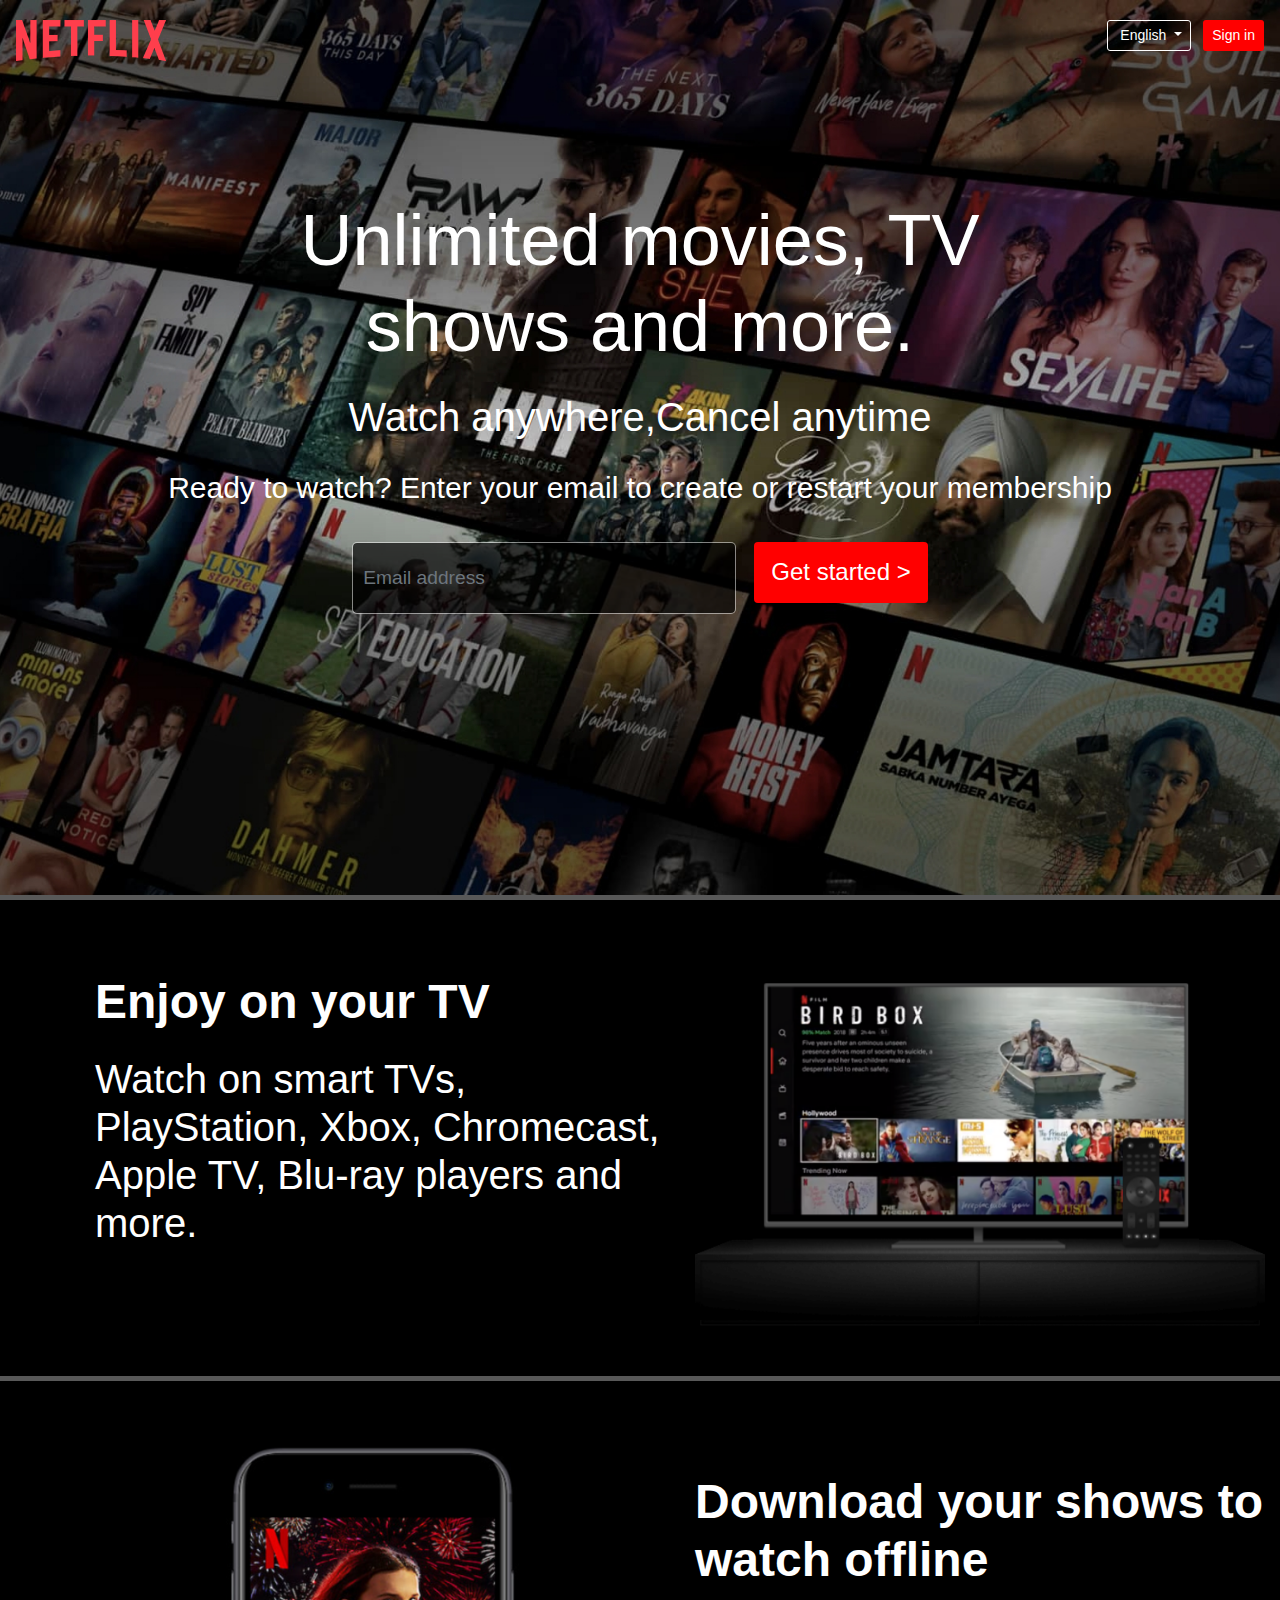
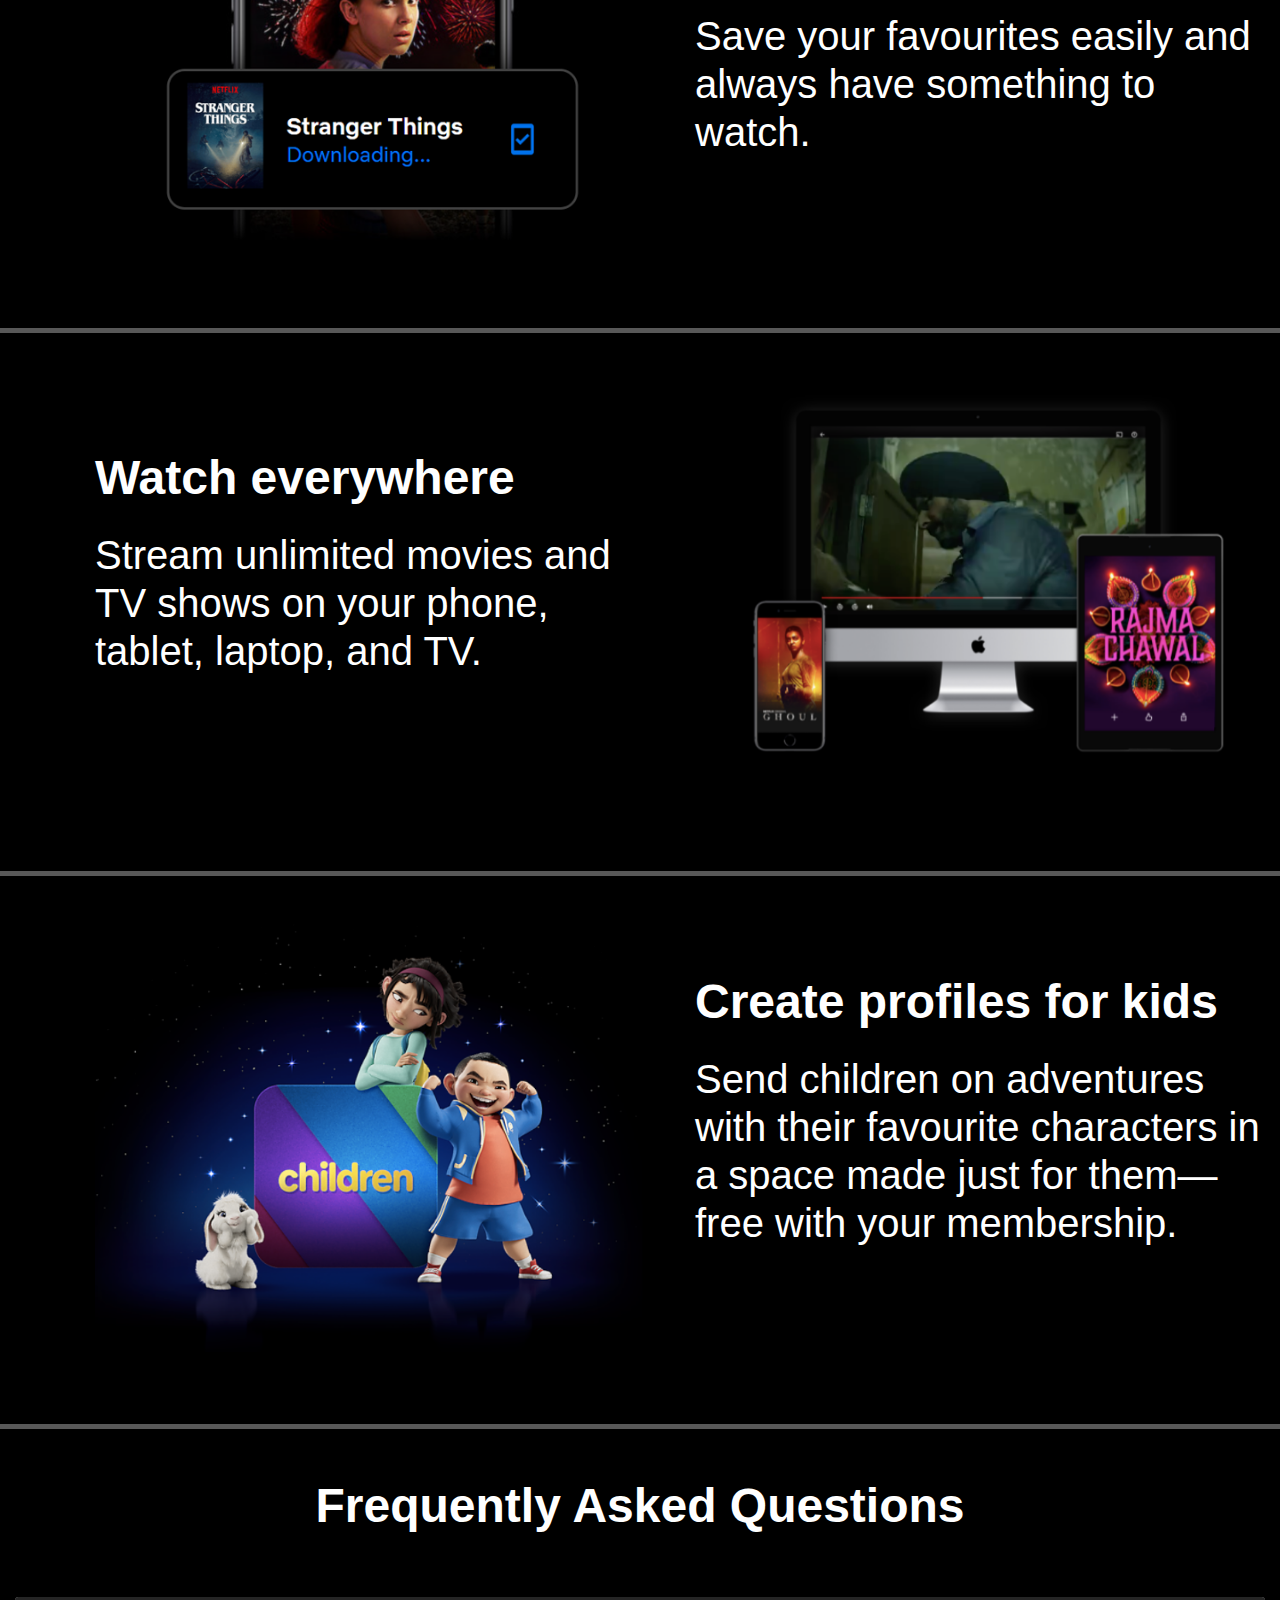
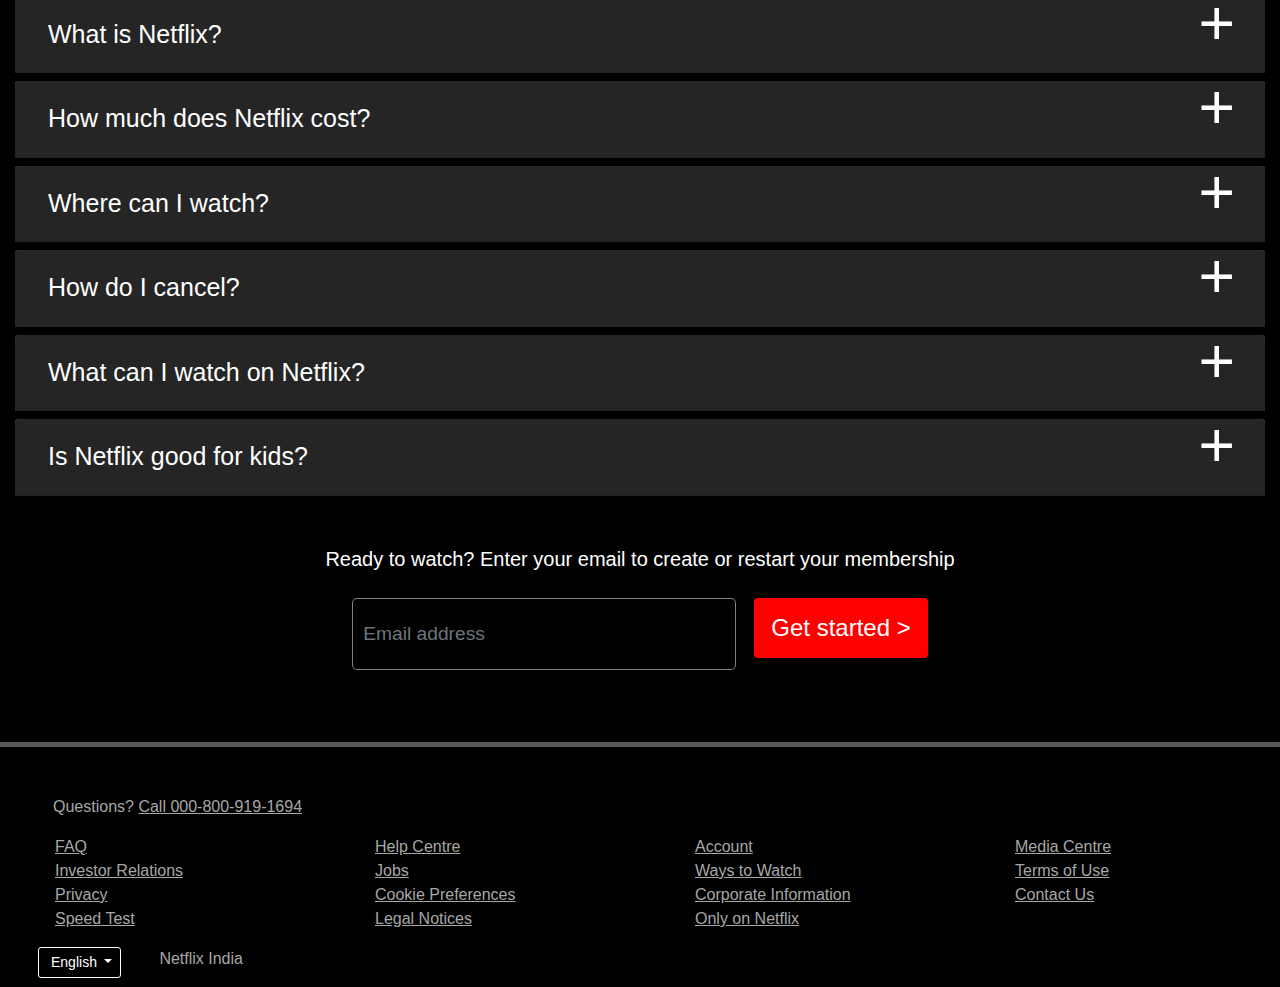
<file: index.html>
<!DOCTYPE html>
<html lang="en">
    <head>
        <meta charset="UTF-8">
        <meta name="viewport" content="width=device-width, initial-scale=1.0">
        <link rel="stylesheet" href="style.css">
        <link rel="stylesheet" href="https://cdn.jsdelivr.net/npm/bootstrap@4.0.0/dist/css/bootstrap.min.css" integrity="sha384-Gn5384xqQ1aoWXA+058RXPxPg6fy4IWvTNh0E263XmFcJlSAwiGgFAW/dAiS6JXm" crossorigin="anonymous">
    
         <link rel="stylesheet" href="https://cdnjs.cloudflare.com/ajax/libs/font-awesome/6.4.2/css/all.min.css" integrity="sha512-z3gLpd7yknf1YoNbCzqRKc4qyor8gaKU1qmn+CShxbuBusANI9QpRohGBreCFkKxLhei6S9CQXFEbbKuqLg0DA==" crossorigin="anonymous" referrerpolicy="no-referrer" />
    
         <link href="https://unpkg.com/aos@2.3.1/dist/aos.css" rel="stylesheet">

         <script src="https://unpkg.com/aos@2.3.1/dist/aos.js"></script>

        <script src="https://code.jquery.com/jquery-3.2.1.slim.min.js" integrity="sha384-KJ3o2DKtIkvYIK3UENzmM7KCkRr/rE9/Qpg6aAZGJwFDMVNA/GpGFF93hXpG5KkN" crossorigin="anonymous"></script>
    <script src="https://cdn.jsdelivr.net/npm/popper.js@1.12.9/dist/umd/popper.min.js" integrity="sha384-ApNbgh9B+Y1QKtv3Rn7W3mgPxhU9K/ScQsAP7hUibX39j7fakFPskvXusvfa0b4Q" crossorigin="anonymous"></script>
    <script src="https://cdn.jsdelivr.net/npm/bootstrap@4.0.0/dist/js/bootstrap.min.js" integrity="sha384-JZR6Spejh4U02d8jOt6vLEHfe/JQGiRRSQQxSfFWpi1MquVdAyjUar5+76PVCmYl" crossorigin="anonymous"></script>
   
 
        <title>Netflix</title>
    
    </head>

    <body>
      <script>AOS.init()</script>
  <style>
.no-outline:focus,
.no-outline:active {
    border-color: rgb(230, 230, 230);
    box-shadow: none;
}

</style>
    <!-- home -->
    
      <div class="home">
        <div class="conta">
          
            <header class="header">
              
              <div class="logo">
                  <img src="logo.png" width="150px" style="filter: brightness(2);"  alt="">
      
              </div>
  
              <div class="logo2">
                  <div class="dropdown ">
                      <a class="btn btn-sm eng ml-2  dropdown-toggle" href="#" role="button" id="dropdownMenuLink" data-toggle="dropdown" aria-haspopup="true" aria-expanded="false">
                        <i class="fa-solid fa-globe pr-1"></i>English
                      </a>
                    
                      <div class="dropdown-menu" aria-labelledby="dropdownMenuLink">
                        <a class="dropdown-item" href="#">Tamil</a>
                        <a class="dropdown-item" href="#">Hindi</a>
                        <a class="dropdown-item" href="#">Telugu</a>
                     
                      </div>
                      <a href="contact.html" class="btn si btn-sm ml-2">Sign in</a>
                    </div>
                
              </div>
          </header>
          </div>
           
    
            <section class="home1 ">
                <h2>Unlimited movies, TV <br>
                    shows and more.
                </h2>
                <h5 class="mt-lg-4">Watch anywhere,Cancel anytime</h5>
            
                <p class="mt-lg-4">Ready to watch? Enter your email to create or restart your membership</p>
                <center> 
                    <div class="input-design  mt-3 mb-3 ">

                    <input type="email" class="form-control no-outline mt-lg-3" placeholder="Email address" aria-label="Email address" aria-describedby="button-addon2" required>

                    <div class="">
                      <button class="btn ml-lg-2 mt-lg-3 mt-md-0 gs" type="submit" id="button-addon2">Get started &gt</button>
                    </div>

                  </div></center>

            </section>
        

        
    </div>
    </div>
    
    <!-- home ends -->

    <!-- about  -->
    <div class="about">
        <div class="container-fluid">
            <div class="row aboutt">
             
                <div class="col-lg-6 col-md-12 col-sm-12 col-12 about11 ">
                  
                    <h1 style="font-weight: 750;" > Enjoy on your TV</h1>
                    <h6  style="font-weight: 500;" class=" mt-4">Watch on smart TVs, PlayStation, Xbox, Chromecast, Apple TV, Blu-ray players and more.</h6>
                
              </div>
             
                <div class="col-lg-6 col-md-12 col-sm-12 col-12 about2 ">
                 
                    <img src="feature-1.png" class="img-fluid" alt="">
                  
                </div>
            </div>
        </div>
        <br><br>
    </div>
    
    <div class="about">
        <div class="container-fluid ">
            <div class="row aboutt">
                <div class="col-lg-6 col-md-12 col-sm-12 col-12 about2 mt-lg-5 mt-5 order-1">
                 
                    <img src="feature-2.png" class="img-fluid" alt="">
                  
                </div>

                <div class="col-lg-6 col-md-12 col-sm-12 col-12 about11 order-lg-2">
                  
                    <h1 style="font-weight: 750;"> Download your shows to watch offline</h1>
                    <h6  style="font-weight: 500;" class=" mt-4">
                        Save your favourites easily and always have something to watch.</h6>
                 
                </div>
                
            </div>
        </div>
        <br><br><br>
    </div>
    
    <div class="about">
        <div class="container-fluid ">
            <div class="row aboutt">

                <div class="col-lg-6 col-md-12 col-sm-12 col-12 about11" >
                 
                    <h1 style="font-weight: 750;"> Watch everywhere
                       </h1>
                    <h6  style="font-weight: 500;" class=" mt-4">
                        Stream unlimited movies and TV shows on your phone, tablet, laptop, and TV.</h6>
                 
                </div>

                <div class="col-lg-6 col-md-12 col-sm-12 col-12 about2 mt-lg-5 mt-5">
                 
                    <img src="feature-3.png" class="img-fluid" alt="">
                  
                </div>

                

            </div>

        </div>

        <br><br><br>
    </div>
    
    <div class="about">
        <div class="container-fluid ">
            <div class="row aboutt">
                <div class="col-lg-6 col-md-12 col-sm-12 col-12 about2 mt-lg-5 mt-5 order-1">
                 
                    <img src="feature-4.png" class="img-fluid" alt="">
                
                </div>

                <div class="col-lg-6 col-md-12 col-sm-12 col-12 about11 order-lg-2" >
                 
                    <h1 style="font-weight: 750;">Create profiles for kids
                        </h1>
                    <h6  style="font-weight: 500;" class=" mt-4">
                        Send children on adventures with their favourite characters in a space made just for them—free with your membership.</h6>
                  
                </div>
                
            </div>
        </div>
        <br><br><br>
    </div>
    <!-- about  Ends-->
    
    <!-- faq starts -->
    <div class="container-fluid faq">
        <h1 class=" text-center text-white mt-5 fs-md-1">Frequently Asked Questions</h1>
        <div class="accordion " style="margin-top: 5%;" id="accordionExample">
          <div class="card mb-2">
            <div class="card-header" id="headingOne">
              <h2 class="mb-0">
                <button class="accordion-button btn btn-link btn-block text-left collapsed" type="button" data-toggle="collapse" data-target="#collapseOne" aria-expanded="false" aria-controls="collapseOne">
                  What is Netflix?
                </button>
              </h2>
            </div>
        
            <div id="collapseOne" class="collapse" aria-labelledby="headingOne" data-parent="#accordionExample">
              <div class="card-body">
                  Netflix is a streaming service that offers a wide variety of award-winning TV shows, movies, anime, documentaries and more – on thousands of internet-connected devices.
                  <br><br>
                  You can watch as much as you want, whenever you want, without a single ad – all for one low monthly price. There's always something new to discover, and new TV shows and movies are added every week!
              </div>
            </div>
          </div>
          <div class="card mb-2">
            <div class="card-header" id="headingTwo">
              <h2 class="mb-0">
                <button class="accordion-button btn btn-link btn-block text-left collapsed" type="button" data-toggle="collapse" data-target="#collapseTwo" aria-expanded="false" aria-controls="collapseTwo">
                  How much does Netflix cost?
                </button>
              </h2>
            </div>
            <div id="collapseTwo" class="collapse" aria-labelledby="headingTwo" data-parent="#accordionExample">
              <div class="card-body">
                  Watch Netflix on your smartphone, tablet, Smart TV, laptop, or streaming device, all for one fixed monthly fee. Plans range from ₹ 149 to ₹ 649 a month. No extra costs, no contracts.
              </div>
            </div>
          </div>
          <div class="card mb-2">
            <div class="card-header" id="headingThree">
              <h2 class="mb-0">
                <button class="accordion-button btn btn-link btn-block text-left collapsed" type="button" data-toggle="collapse" data-target="#collapseThree" aria-expanded="false" aria-controls="collapseThree">
                  Where can I watch?
                </button>
              </h2>
            </div>
            <div id="collapseThree" class="collapse" aria-labelledby="headingThree" data-parent="#accordionExample">
              <div class="card-body">
                  Watch anywhere, anytime. Sign in with your Netflix account to watch instantly on the web at netflix.com from your personal computer or on any internet-connected device that offers the Netflix app, including smart TVs, smartphones, tablets, streaming media players and game consoles.
<br><br>
                  You can also download your favourite shows with the iOS, Android, or Windows 10 app. Use downloads to watch while you're on the go and without an internet connection. Take Netflix with you anywhere.
              </div>
            </div>
          </div>
          <div class="card mb-2">
              <div class="card-header" id="headingFour">
                <h2 class="mb-0">
                  <button class="accordion-button btn btn-link btn-block text-left collapsed" type="button" data-toggle="collapse" data-target="#collapseFour" aria-expanded="false" aria-controls="collapseFour">
                    How do I cancel?
                  </button>
                </h2>
              </div>
          
              <div id="collapseFour" class="collapse" aria-labelledby="headingFour" data-parent="#accordionExample">
                <div class="card-body">
                  Netflix is flexible. There are no annoying contracts and no commitments. You can easily cancel your account online in two clicks. There are no cancellation fees – start or stop your account anytime.
                </div>
              </div>
            </div>
            <div class="card mb-2">
              <div class="card-header" id="headingFive">
                <h2 class="mb-0">
                  <button class="accordion-button btn btn-link btn-block text-left  collapsed" type="button" data-toggle="collapse" data-target="#collapseFive" aria-expanded="false" aria-controls="collapseFive">
                  What can I watch on Netflix?
                  </button>
                </h2>
              </div>
          
              <div id="collapseFive" class="collapse" aria-labelledby="headingFive" data-parent="#accordionExample">
                <div class="card-body">
                  Netflix has an extensive library of feature films, documentaries, TV shows, anime, award-winning Netflix originals, and more. Watch as much as you want, anytime you want.
                </div>
              </div>
            </div>
            <div class="card mb-2">
              <div class="card-header" id="headingSix">
                <h2 class="mb-0">
                  <button class="accordion-button btn btn-link btn-block text-left  collapsed" type="button" data-toggle="collapse" data-target="#collapseSix" aria-expanded="false" aria-controls="collapseSix">
                  Is Netflix good for kids?
                  </button>
                </h2>
              </div>
          
              <div id="collapseSix" class="collapse" aria-labelledby="headingSix" data-parent="#accordionExample">
                <div class="card-body">
                  The Netflix Kids experience is included in your membership to give parents control while kids enjoy family-friendly TV shows and films in their own space.
                  <br><br>
                  Kids profiles come with PIN-protected parental controls that let you restrict the maturity rating of content kids can watch and block specific titles you don’t want kids to see.
              </div>
            </div>
        </div>
  </div>
        
    </div>
    
    <center> 
      <div class="subs">
        <div>

          <p class="mt-5 text-white" style="font-size: 20px;">Ready to watch? Enter your email to create or restart your membership</p>

          <div class="input-design  mt-4 ">
          <input type="text" class="form-control no-outline" placeholder="Email address" aria-label="Email address" aria-describedby="button-addon2">
  
          <div class="">
            <center><a class="btn ml-lg-2 gs text-white" type="button" id="button-addon2">Get started &gt</a></center>
          </div>
        </div>

        </div>
       
      <br><br><br>
      </div>
      </center> 
      
      <br><br>
    <!-- faq ends -->

    <!-- footer starts -->
    <div class="container-fluid">
     
        <p style="margin-left:38px ;color: rgb(167, 167, 167);">Questions? <a href="tel:000-800-919-1694" style="color:  rgb(167, 167, 167); text-decoration: underline;">Call 000-800-919-1694</a></p>
       <div class="row">
        
        <div class="col-lg-3 col-md-3 col-sm-6 col-6 m3">
         
          <ul >
            <li><a href="">FAQ</a></li>
            <li><a href="">Investor Relations</a></li>
            <li><a href="">Privacy</a></li>
            <li><a href="">Speed Test</a></li>
          </ul>

        </div>

        <div class="col-lg-3 col-md-3 col-sm-6 col-6 m3">
         
          <ul >
            <li><a href="">Help Centre</a></li>
            <li><a href="">Jobs</a></li>
            <li><a href="">Cookie Preferences</a></li>
            <li><a href="">Legal Notices</a></li>
          </ul>

        </div>

        <div class="col-lg-3 col-md-3 col-sm-6 col-6 m3">
         
          <ul >
            <li><a href="">Account</a></li>
            <li><a href="">Ways to Watch</a></li>
            <li><a href="">Corporate Information</a></li>
            <li><a href="">Only on Netflix</a></li>
          </ul>

        </div>

        <div class="col-lg-3 col-md-3 col-sm-6 col-6 m3">
         
          <ul>
            <li><a href="">Media Centre</a></li>
            <li><a href="">Terms of Use</a></li>
            <li><a href="">Contact Us</a></li>
          </ul>

        </div>
        

      <div class="dropdown" style="margin-left:38px ;">
        <a class="btn btn-sm eng  dropdown-toggle" href="#" role="button" id="dropdownMenuLink" data-toggle="dropdown" aria-haspopup="true" aria-expanded="false">
          <i class="fa-solid fa-globe pr-1"></i>English
        </a>
      
        <div class="dropdown-menu" aria-labelledby="dropdownMenuLink">
          <a class="dropdown-item" href="#">Tamil</a>
          <a class="dropdown-item" href="#">Hindi</a>
          <a class="dropdown-item" href="#">Telugu</a>
       
        </div>
      </div>
      <br>
      <p style="margin-left:38px ;color: rgb(167, 167, 167);">Netflix India</p>
      </div>
      
    </div>
    
    <!-- footer starts ends-->
    
    
</body>
</html>
</file>
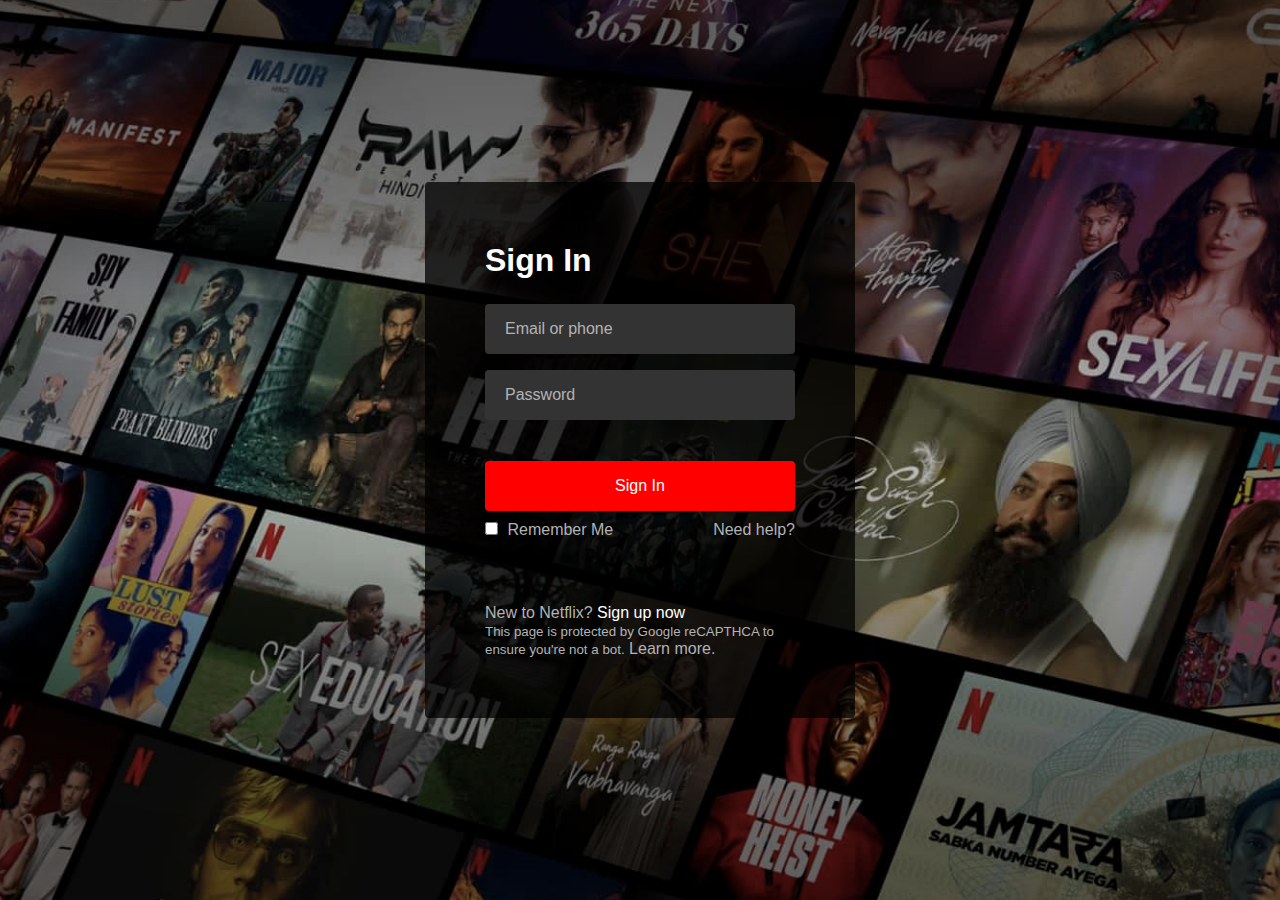
<file: contact.html>
<!DOCTYPE html>
<html lang="en">
    <head>
        <meta charset="UTF-8">
        <meta name="viewport" content="width=device-width, initial-scale=1.0">
        <link rel="stylesheet" href="contact.css">
        
    
         <link rel="stylesheet" href="https://cdnjs.cloudflare.com/ajax/libs/font-awesome/6.4.2/css/all.min.css" integrity="sha512-z3gLpd7yknf1YoNbCzqRKc4qyor8gaKU1qmn+CShxbuBusANI9QpRohGBreCFkKxLhei6S9CQXFEbbKuqLg0DA==" crossorigin="anonymous" referrerpolicy="no-referrer" />
    
         <link href="https://unpkg.com/aos@2.3.1/dist/aos.css" rel="stylesheet">

         <script src="https://unpkg.com/aos@2.3.1/dist/aos.js"></script>

        <script src="https://code.jquery.com/jquery-3.2.1.slim.min.js" integrity="sha384-KJ3o2DKtIkvYIK3UENzmM7KCkRr/rE9/Qpg6aAZGJwFDMVNA/GpGFF93hXpG5KkN" crossorigin="anonymous"></script>
    <script src="https://cdn.jsdelivr.net/npm/popper.js@1.12.9/dist/umd/popper.min.js" integrity="sha384-ApNbgh9B+Y1QKtv3Rn7W3mgPxhU9K/ScQsAP7hUibX39j7fakFPskvXusvfa0b4Q" crossorigin="anonymous"></script>
    <script src="https://cdn.jsdelivr.net/npm/bootstrap@4.0.0/dist/js/bootstrap.min.js" integrity="sha384-JZR6Spejh4U02d8jOt6vLEHfe/JQGiRRSQQxSfFWpi1MquVdAyjUar5+76PVCmYl" crossorigin="anonymous"></script>
   
 
        <title>Netflix SignUp</title>
    
    </head>
<body>
    

    <div class="form-wrapper"> 

        <h2>Sign In</h2>

        <form action="">
            
            <div class="form-controll">
                <input type="text" required>
                <label for="">Email or phone</label>
            </div>

            <div class="form-controll">
                <input type="password" required>
                <label for="">Password</label>
            </div>

            <button>Sign In</button>

            <div class="form-help">
                <div class="remember-me">
                    <input type="checkbox" id="remember-me">
                    <label for="remember-me">Remember Me</label>
                </div>

                <a href="#">Need help?</a>

            </div>

        </form>

        <p>New to Netflix? <a href="index.html">Sign up now</a></p>

           <small>This page is protected by Google reCAPTHCA to ensure you're not a bot.</small>

           <a href="#">Learn more.</a>
    </div>

</body>
</html>
</file>
<file: style.css>
body{
    background-color: rgb(0, 0, 0) !important;
    margin: 0;
}

.header{
    padding: 1rem 1rem;
}
.home {
    min-height: 100vh ;
    background-image: url(Back.jpg);
    background-size: cover;
    background-position: center;
    background-repeat: no-repeat;
    border-bottom: thick solid rgb(88, 88, 88);
}

.home1 h2{
    font-size: 3.5em;
}

.home1 h5{
    font-size: 1.5em;
}

.home1 p{
    font-size: 20px;
}

.header{
    display: flex;
    justify-content: space-between;
    padding-top: 20px;
    
}


.dropdown .eng{
    background-color: transparent;
    border-radius: 3px;
    border: thin solid rgb(255, 255, 255);
    text-decoration: none;
    color: white;
}

.dropdown .si{
    background-color: red;
    border-radius: 3px;
    text-decoration: none;
    color: rgb(255, 255, 255);
}

.home1{
    text-align: center;
    justify-content: center;
    align-items: center;
    margin: auto;
    margin-top: 5rem;
    color: white;
}

input{
    width: 40%;
    height: 8vh;
    background-color: white;
    border: none !important;
    border-radius: 5px;
}

.gs{
    background-color: red;
    text-decoration: none;
    color: white;
    font-size: 1.4rem !important ;
    padding: 30px 10px;
    font-weight: 500 !important;
}


.gs:hover{
    background-color:rgb(172, 0, 0);
    border-radius: 5px;
    text-decoration: none;
    color: rgb(255, 255, 255);
}

.input-design{
    display: flex;
    justify-content: center;
    gap: 10px;
    border: 0;
    outline: none;
    box-shadow: none;
}
.input-design input{
    width: 30%;
    border-radius: 5px !important;
    padding-left: 10px;
    border: thin solid rgba(255, 255, 255, 0.5) !important;
    background-color: rgba(0, 0, 0, 0.651);
}

.input-design input:focus {
    color: #fff;
    background-color: rgba(0, 0, 0, 0.651) !important;
    border: 0px ;

}

@media (min-width:1200px){
    .home1 h2{
        font-size: 4.5em;
    }
    
    .home1 h5{
        font-size: 2.5em;
    }
    
    .home1 p{
        font-size: 30px;
    }
    
    .header{
        display: flex;
        justify-content: space-between;
        padding-top: 20px;
        
    }

    .home1{
        text-align: center;
        justify-content: center;
        align-items: center;
        margin: auto;
        margin-top: 1rem;
        color: white;
    }
    
    
    .dropdown .eng{
        background-color: transparent;
        border-radius: 3px;
        border: thin solid rgb(255, 255, 255);
        text-decoration: none;
        color: white;
    }
    
    .dropdown .si{
        background-color: red;
        border-radius: 3px;
        text-decoration: none;
        color: rgb(255, 255, 255);
    }
    
    .home1{
        text-align: center;
        justify-content: center;
        align-items: center;
        margin: auto;
        margin-top: 120px;
        color: white;
    }
    
    input{
        width: 40%;
        height: 8vh;
        background-color: white;
        border: none !important;
        border-radius: 5px;
        font-size: 1.2rem !important;
    }
    
    .gs{
        background-color: red;
        text-decoration: none;
        color: white;
        font-size: 2rem !important ;
        padding: 0.7rem 1rem !important;
        font-weight: 500 !important;
    }
    
    
    .gs:hover{
        background-color:rgb(172, 0, 0);
        border-radius: 5px;
        text-decoration: none;
        color: rgb(255, 255, 255);
    }
    
    .input-design{
        display: flex;
        justify-content: center;
        gap: 10px;
        border: 0;
        outline: none;
        box-shadow: none;
    }
    .input-design input{
        width: 30%;
        border-radius: 5px !important;
        padding-left: 10px;
        border: thin solid rgba(255, 255, 255, 0.5) !important;
        background-color: rgba(0, 0, 0, 0.651);
    }
    
    .input-design input:focus {
        color: #fff;
        background-color: rgba(0, 0, 0, 0.651) !important;
        border: 0px ;
    
    }

     .aboutt{
        display: flex;
        align-items: center;
        justify-content: center;
        padding-left: 5rem;
    }
    
   
    
}


@media(max-width:768px){
    .input-design{
        display: flex;
        flex-direction: column;
        justify-content: center;
        align-items: center;
        gap:15px;
    }

    .input-design input{
        width: 50%;
        border-radius: 5px !important;
        padding-left: 10px;
        border: thin solid rgba(255, 255, 255, 0.5) !important;
        background-color: rgba(0, 0, 0, 0.651);
    }

    .gs{
        background-color: red;
        text-decoration: none;
        color: white;
        font-size: 2rem;
        padding: 20px 10px;
        font-weight: 500 !important;
    }

    .home1{
        text-align: center;
        justify-content: center;
        align-items: center;
        margin: auto;
        margin-top: 5rem;
        color: white;
    }
  

}

@media(max-width:601px){
    .input-design{
        display: flex;
        flex-direction: column;
        justify-content: center;
        align-items: center;
        gap:15px;
    }

    .input-design input{
        width: 60%;
        border-radius: 5px !important;
        padding-left: 10px;
        border: thin solid rgba(255, 255, 255, 0.5) !important;
        background-color: rgba(0, 0, 0, 0.651);
    }


        .gs{
            background-color: red;
            text-decoration: none;
            color: white;
            font-size: 1.2em !important;
            font-weight: 500 !important;
        }

    

    .home1 h2{
        font-size: 2.6em;
        font-weight: 700;
        padding-bottom: 20px;
    }

    .home1 h5{
        font-size: 1.2em;
    }

    .home1 p{
        font-size: 15px;
    }

 
}



@media(max-width:475px){

    .logo img{
        width: 7rem;
    }

    .logo2 a{
        font-size: 10px;
    }
    .input-design{
        display: flex;
        flex-direction: column;
        justify-content: center;
        align-items: center;
        gap:15px;
    }

    .input-design input{
        width: 70%;
        border-radius: 5px !important;
        padding-left: 10px;
        border: thin solid rgba(255, 255, 255, 0.5) !important;
        background-color: rgba(0, 0, 0, 0.651);
    }

    .gs{
        background-color: red;
        text-decoration: none;
        color: white;
        font-size: 1.2em !important;
        font-weight: 500 !important;
    }


    .home1 h2{
        font-size: 2.1em;
        font-weight: 700;
        padding-bottom: 20px;
    }

    .home1 h5{
        font-size: 1.2em;
    }

    .home1 p{
        font-size: 15px;
    }

    .gs{
        padding: 0px 10px;
    }



     
}



@media(max-width:375px){

    .logo img{
        width: 10rem;
    }

    .logo2 a{
        font-size: 6px;
    }

    .input-design{
        display: flex;
        flex-direction: column;
        justify-content: center;
        align-items: center;
        gap:15px;
    }

    .input-design input{
        width: 80%;
        border-radius: 5px !important;
        padding-left: 10px;
        border: thin solid rgba(255, 255, 255, 0.5) !important;
        background-color: rgba(0, 0, 0, 0.651);
    }

    .gs{
        background-color: red;
        text-decoration: none;
        color: white;
        font-size: 1.2em !important;
        font-weight: 500 !important;
    }

    .gs{
        padding: 0px 10px;
    }

    .home1 h2{
        font-size: 2.0em;
        font-weight: 700;
        padding-bottom: 20px;
    }

   
}
 

/* about starts */

    .about1{
        color: white;
    }
    .about11{
        color: white;
        text-align: center;
    }

    .about{
        border-bottom: thick solid rgb(88, 88, 88);
    }

/* about ends */

/* faq starts  */
.faq{
    margin: 0px 10em;
}

.faq h1{
    font-size: 3em; 
    font-weight: 800;
}
.card{
    border: none !important;
    height: 30% !important;
}
.card-header{
    background-color: rgb(37, 37, 37) !important;
    
}

.card-header button{
    color: white ;
    font-size:25px !important;
    font-weight: 400;
    text-decoration: none !important;
}

.card-header:hover{
    background-color: rgb(68, 68, 68) !important;
    color: white ;
    text-decoration: none !important;
}

.card-header button:hover{
    background-color: rgb(68, 68, 68) !important;
    color: white ;
}

.card-body{
    background-color: rgb(37, 37, 37) !important;
    color: white;
    font-size: 23px;
    font-weight: 500;
}


.subs{
    border-bottom: thick solid rgb(88, 88, 88);
}

li a{
text-decoration: underline;
text-align: left;
color: rgb(167, 167, 167);
}

li a:hover{
   color: white;
    }

li{
    list-style: none;
}
/* faq ends  */

   /* media xl starts */
   @media screen and (min-width:1200px) {
    .gs{
        background-color: red;
        text-decoration: none;
        color: white;
        font-size: 1.5rem !important ;
        padding: 30px 10px;
        font-weight: 500 !important;
    }
    
    
    .gs:hover{
        background-color:rgb(172, 0, 0);
        border-radius: 5px;
        text-decoration: none;
        color: rgb(255, 255, 255);
    }
    .about11 h6{
        width: 100%;
        text-align: left;
        font-size: 2.5rem;
    }

    .about11 h1{
        font-size: 3rem ;
        text-align: left;
    }

    .aboutt{
        display: flex;
        align-items: center;
        justify-content: center;
        padding-left: 5rem;
    }

    .accordion-button::after{
        content: '\002B';
        position: absolute !important;
        right: 30px !important;
        top: -20px;
        font-size: 2.5em;
      
       
    }
    
    .accordion-button:not(.collapsed)::after{
       content: '\00d7';
    }
    
}


/* media xl ends */

/* media medium starts */

/* media medium ends */
@media screen and (max-width:1200px){
    .about11{
        text-align: left;
        margin-top: 5em;
    }

    .aboutt{
        display: flex;
        align-items: center;
        justify-content: center;
        padding-left: 5rem;
    }

    .about11 h6{
        width: 100%;
        text-align: left;
        font-size: 1.5rem;
    }

    .about11 h1{
        font-size: 3rem ;
        text-align: left;
    }

    .header{
        padding: 0.5rem 1rem;
    }
    
    .faq{
        margin: 0px 40px;
    }

    .faq h1{
        font-size: 2em; 
        font-weight: 800;
    }

    .card-header button{
        color: white ;
        font-size:20px !important;
        font-weight: 400;
        text-decoration: none !important;
    }

    .card-body{
        background-color: rgb(63, 63, 63) !important;
        color: white;
        font-size: 18px;
        font-weight: 500;
    }
    .accordion-button::after{
        content: '\002B';
        position: absolute !important;
        right: 30px !important;
        top: 1px;
        font-size: 1.8em;
      
       
    }
    
    .accordion-button:not(.collapsed)::after{
       content: '\00d7';
    }

    .gs{
        padding: 5px 10px !important;
    }
}



/* media small */

 
@media screen and (max-width:768px){
    .header{
        padding: 0.5rem 1rem;
    }
    .input-group-append{
        position:absolute ;
        top: 120%;
        left:30%;
    }
    .input-group input{
        width: 100%;
    }

    .home{
        padding: 20px;
    }
   

    .about1 h6{
        text-align: center;
        font-size: 1em;
    }

    .about1 h1{
       font-size: 2em;
        font-weight: 700 !important;
        text-align: center !important;
    }

    .about11 h6{
        text-align: center;
        font-size: 1.1em;
    }

    .about11 h1{
       font-size: 2em;
        font-weight: 700 !important;
        text-align: center;
    }

    .aboutt{
        display: flex;
        align-items: center;
        justify-content: center;
        padding-left: 0rem;
    }


    .faq{
        margin: 0px 40px;
    }

    .faq h1{
        font-size: 2em; 
        font-weight: 800;
    }

   .card-header{
    width: 100%;

    }
    .card-header button{
        color: white ;
        font-size:20px !important;
        font-weight: 400;
        text-decoration: none !important;
        text-wrap: wrap;
    }

    .card-body{
        background-color: rgb(63, 63, 63) !important;
        color: white;
        font-size: 18px;
        font-weight: 500;
    }

    .accordion-button::after{
        content: '\002B';
        position: absolute !important;
        right: 10px !important;
        top: 13px;
        font-size: 1.3em;
    }
    
    .accordion-button:not(.collapsed)::after{
       content: '\00d7';
    }

  
    
}

/* media small ends */

@media screen and (max-width:576px){
    .input-group-append{
        margin-right: 2px !important;
    }

    .home{
        padding-bottom: 20px;
    }

    .gs{
        padding: 0px 10px;
    }

    .header{
        padding: 0.5rem 1rem;
    }
}




@media screen and (max-width:320px){
    .input-group-append{
        position: absolute;
        left: 20px;
        height: 10px !important;
    }
    .gs{
        padding: 0px 10px;
    }
}
@media screen and (max-width:376px){
    
    .logo img{
        width: 6rem;
    }

    .logo2 a{
        font-size: 10px;
    }

    .home1 h2{
        font-size: 1.7em;
        font-weight: 700;
        padding-bottom: 20px;
    }

    .gs{
        padding: 0px 10px;
    }

    .header{
        padding: 0.5rem 1rem;
    }
    
    
}

@media (max-width:320px){
    .logo img{
        width: 6rem;
    }

    .logo2 a{
        font-size: 8px;
    }
    .gs{
        padding: 0px 10px;
    }

    .header{
        padding: 0.5rem 1rem;
    }
}

@media (max-width:376px){
    .m3 li{
        font-size: 0.9rem ;
    }
}
</file>
<file: contact.css>
*{
    margin: 0;
    padding: 0;
    box-sizing: border-box;
}

body{
    background: black;
    font-family: 'Gill Sans', 'Gill Sans MT', Calibri, 'Trebuchet MS', sans-serif;
}

body::before{
    content: "";
    position: absolute;
    left: 0;
    top: 0;
    width: 100%;
    height: 100%;
    background: url(Back.jpg);
    background-position: center;
    
}

nav{
    position: fixed;
    z-index: 1;
    padding: 25px 60px;
    
}

nav a img{
    width: 160px;
    margin-top: -10px;
}

.form-wrapper {
    position: absolute;
    left: 50%;
    top: 50%;
    width: 430px;
    padding: 60px;
    border-radius: 4px;
    background: rgba(0,0,0,0.75);
    transform: translate(-50%,-50%);
   
}

.form-wrapper h2{
    color: #fff;
    font-size: 2rem;
}

.form-wrapper form{
    margin: 25px 0 65px;
}

form .form-controll{
    position: relative;
    height: 50px;
    margin-bottom: 16px;
}

.form-controll input{
    height: 100%;
    width: 100%;
    background-color: #333;
    outline: none;
    border: none;
    color: white;
    font-size: 1rem;
    border-radius: 4px;
    padding: 0 20px;
}

.form-controll label{
    position: absolute;
    left: 20px;
    top: 50%;
    color: #8c8c8c;
    font-size: 1rem;
    pointer-events: none;
    transform: translateY(-50%);
    transition: all 0.1s ease;
}

.form-controll input:is(:focus,:valid) ~ label {
    font-size: 0.75rem;
    transform: translateY(-130%);
}

.form-controll input:is(:focus,:valid){
    padding: 16px 20px 0;
    background-color: #444;
}

form button{
    width: 100%;
    padding: 16px 0;
    font-size: 1rem;
    border: none;
    color: #fff;
    font-weight: 500;
    background-color: red;
    border-radius: 4px;
    margin: 25px 0 10px;
}

form button:hover{
    background-color: rgb(204, 0, 0);
}

form .form-help{
    display: flex;
    justify-content: space-between;
}

.form-help a{
    color: #b3b3b3;
}

.form-help a:hover{
    color: #ffffff;
}

form .remember-me input{
    margin-right: 5px;
    accent-color: #b3b3b3;
}
.form-wrapper label,p,small,a{
    text-decoration: none;
    color: #b3b3b3;
}

.form-wrapper p a{
    color: #fff;
}

.form-wrapper small {
    /* display: block; */
    margin-top: 10px;
}
.form-wrapper small a {
    color: blue;
}

.form-wrapper a{
    text-decoration: none;
}

.form-wrapper a:hover {
text-decoration: underline;
}

@media (max-width: 740px) {
    body::before {
        display: none;
    }
    nav, .form-wrapper {
        padding: 20px;
    }
    nav a img {
        width: 140px;
    }
    .form-wrapper {
        top:43%;
        width: 100%;
    }

    .form-wrapper form{
        margin: 25px 0 40px;
    }
}
</file>
